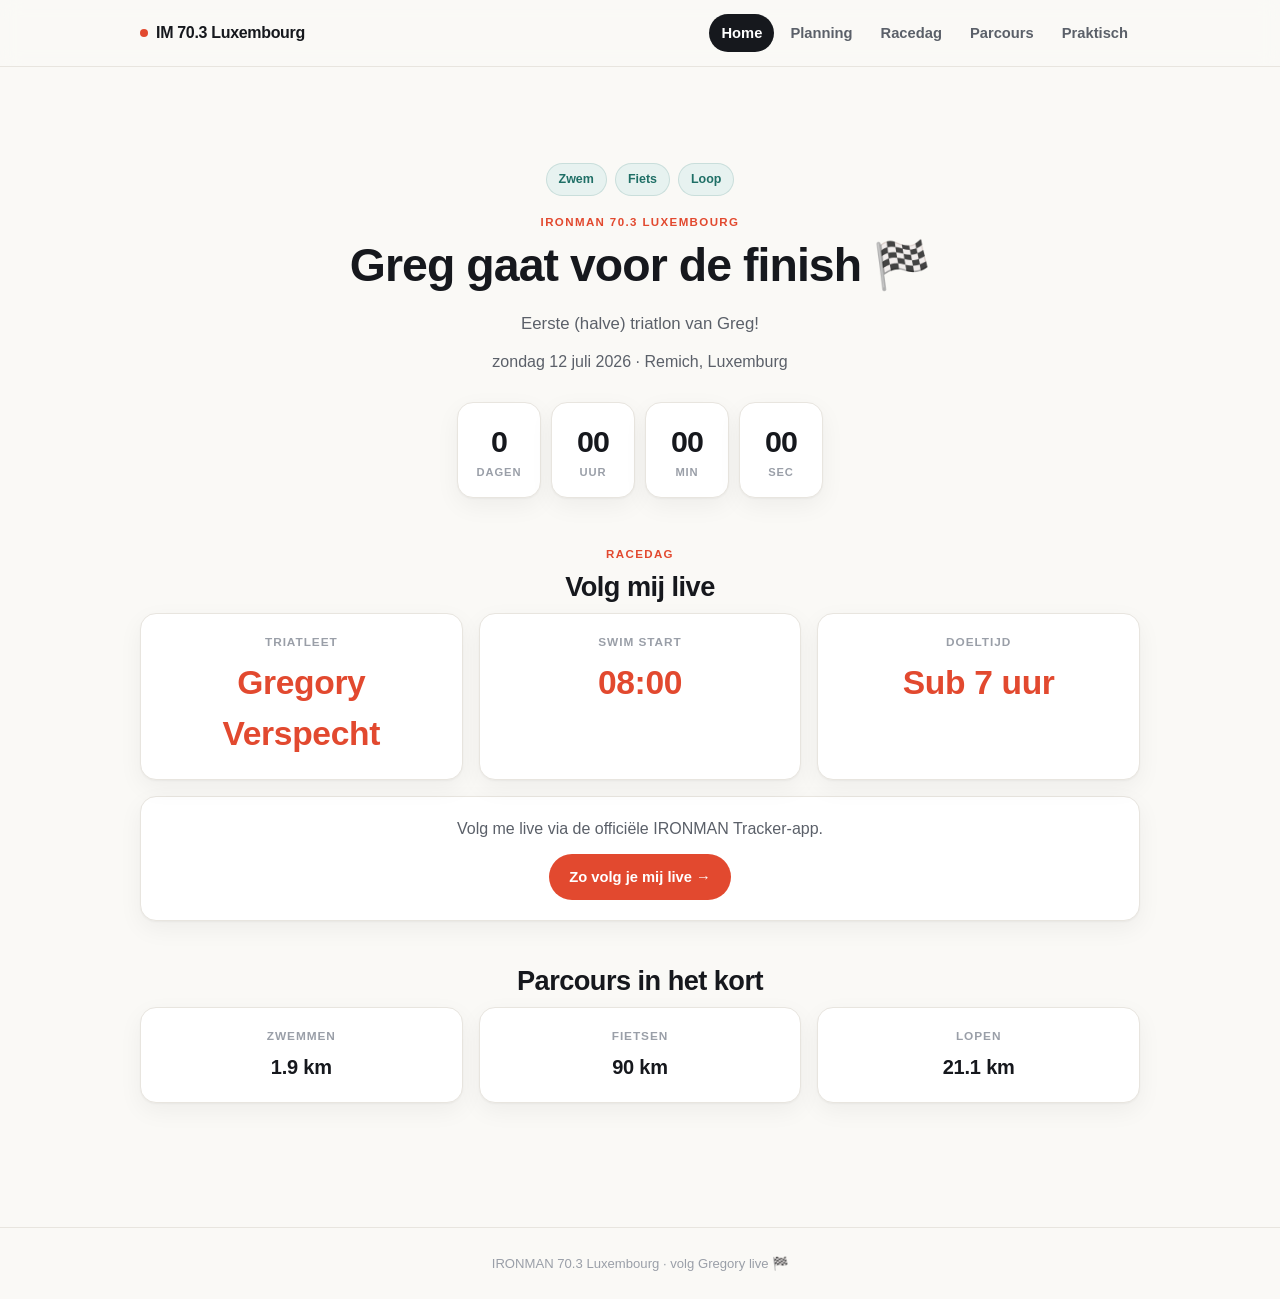
<file: index.html>
<!doctype html>
<html lang="nl">
<head>
<meta charset="utf-8" />
<meta name="viewport" content="width=device-width, initial-scale=1" />
<meta name="robots" content="noindex, nofollow, noarchive, nosnippet" />
<title>IRONMAN 70.3 Luxembourg — vrienden &amp; familie</title>
<link rel="stylesheet" href="assets/style.css?v=6cc9d9d" />
</head>
<body>

<div id="content">
  <nav class="nav">
    <div class="wrap">
      <span class="brand"><span class="dot"></span> IM 70.3 Luxembourg</span>
      <button class="nav-toggle" id="nav-toggle" aria-label="Menu" aria-expanded="false">
        <span></span><span></span><span></span>
      </button>
      <div class="links" id="nav-links">
        <a class="navlink active" href="index.html">Home</a>
        <a class="navlink" href="schedule.html">Planning</a>
        <a class="navlink" href="raceday.html">Racedag</a>
        <a class="navlink" href="course.html">Parcours</a>
        <a class="navlink" href="logistics.html">Praktisch</a>
      </div>
    </div>
  </nav>

  <main>
    <section class="hero">
      <div class="badge-row">
        <span class="badge">Zwem</span>
        <span class="badge">Fiets</span>
        <span class="badge">Loop</span>
      </div>
      <span class="eyebrow" id="race-name">IRONMAN 70.3 Luxembourg</span>
      <h1><span id="athlete-name">Gregory Verspecht</span> gaat voor de finish 🏁</h1>
      <p class="sub" id="race-tagline">Région Moselle — drie landen, één race.</p>
      <p><span id="race-date-full"></span> · <span id="race-location"></span></p>

      <div class="countdown" id="countdown">
        <div class="box"><div class="num" id="cd-d">–</div><div class="lbl">dagen</div></div>
        <div class="box"><div class="num" id="cd-h">–</div><div class="lbl">uur</div></div>
        <div class="box"><div class="num" id="cd-m">–</div><div class="lbl">min</div></div>
        <div class="box"><div class="num" id="cd-s">–</div><div class="lbl">sec</div></div>
      </div>
    </section>

    <section class="section">
      <span class="eyebrow">Racedag</span>
      <h2>Volg mij live</h2>
      <div class="grid cols-3">
        <div class="card"><div class="k">Triatleet</div><div class="v big" id="home-bib">–</div></div>
        <div class="card"><div class="k">Swim start</div><div class="v big" id="home-swim-start">–</div></div>
        <div class="card"><div class="k">Doeltijd</div><div class="v big" id="home-goal">–</div></div>
      </div>
      <div class="card tracker-card" style="margin-top:16px">
        <p id="home-tracker-note"></p>
        <a href="raceday.html" class="btn accent" style="display:inline-block; width:auto">Zo volg je mij live →</a>
      </div>
    </section>

    <section class="section">
      <h2>Parcours in het kort</h2>
      <div class="grid cols-3">
        <div class="card"><div class="k">Zwemmen</div><div class="v" id="d-swim">–</div></div>
        <div class="card"><div class="k">Fietsen</div><div class="v" id="d-bike">–</div></div>
        <div class="card"><div class="k">Lopen</div><div class="v" id="d-run">–</div></div>
      </div>
    </section>


  </main>

  <footer>
    <p>IRONMAN 70.3 Luxembourg · volg Gregory live 🏁</p>
  </footer>
</div>

<script src="assets/config.js?v=6cc9d9d"></script>
<script src="assets/app.js?v=6cc9d9d"></script>
<script>
  renderHome();
</script>
</body>
</html>
</file>
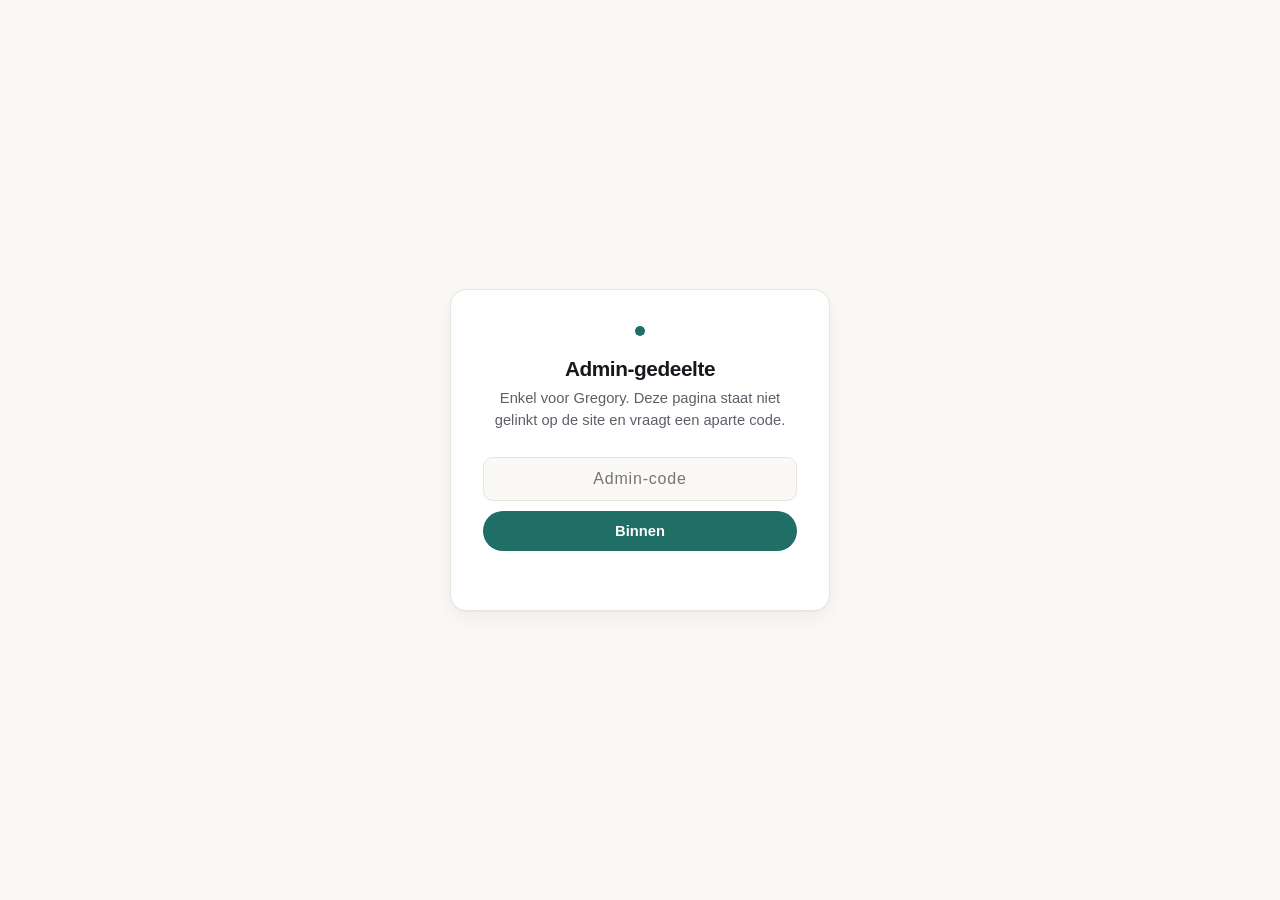
<file: admin.html>
<!doctype html>
<html lang="nl">
<head>
<meta charset="utf-8" />
<meta name="viewport" content="width=device-width, initial-scale=1" />
<meta name="robots" content="noindex, nofollow, noarchive, nosnippet" />
<title>Admin — persoonlijke to-do</title>
<link rel="stylesheet" href="assets/style.css?v=6cc9d9d" />
</head>
<body>

<div id="gate" class="gate">
  <div class="gate-card">
    <span class="dot" style="background:var(--accent-2)"></span>
    <h1>Admin-gedeelte</h1>
    <p>Enkel voor Gregory. Deze pagina staat niet gelinkt op de site en vraagt een aparte code.</p>
    <form id="gate-form">
      <input id="gate-input" type="password" placeholder="Admin-code" autocomplete="off" required />
      <button class="btn" type="submit" style="background:var(--accent-2)">Binnen</button>
      <div id="gate-err" class="err"></div>
    </form>
  </div>
</div>

<div id="content" class="hidden">
  <nav class="nav">
    <div class="wrap">
      <span class="brand"><span class="dot" style="background:var(--accent-2)"></span> Admin — to-do</span>
      <button class="nav-toggle" id="nav-toggle" aria-label="Menu" aria-expanded="false">
        <span></span><span></span><span></span>
      </button>
      <div class="links" id="nav-links">
        <a class="navlink" href="index.html">← Terug naar site</a>
      </div>
    </div>
  </nav>

  <main>
    <section class="section">
      <span class="eyebrow" style="color:var(--accent-2)">Privé — enkel voor jou</span>
      <h1>Mijn to-do lijst</h1>
      <p>Opgeslagen in de browser van dit toestel. Niet zichtbaar voor vrienden, niet gesynchroniseerd tussen toestellen.</p>
    </section>

    <section class="section">
      <form id="todo-add-form" class="todo-add">
        <input id="todo-add-input" type="text" placeholder="Nieuwe taak toevoegen..." />
        <button type="submit">Voeg toe</button>
      </form>
      <ul class="todo-list" id="todo-list"></ul>
    </section>

    <section class="section">
      <span class="eyebrow" style="color:var(--accent-2)">Privé — enkel voor jou</span>
      <h1>Race-strategie</h1>
      <p>Voeding &amp; pacing — Maurten, getest op de brick van 4 juli. Gewoon uitvoeren.</p>
    </section>

    <section class="section">
      <h2>Voeding in één oogopslag</h2>
      <div class="grid cols-4" id="strategy-totals"></div>
      <p id="strategy-target" style="margin-top:14px; font-weight:600"></p>
      <div class="card" style="text-align:left; margin-top:8px">
        <div class="k">Waar zit wat</div>
        <ul class="timeline" style="margin-top:12px" id="strategy-placement"></ul>
      </div>
    </section>

    <section class="section">
      <h2>Voedingsschema</h2>
      <div class="grid cols-2" id="strategy-fuel-phases"></div>
    </section>

    <section class="section">
      <h2>Pacing — traag starten, snel eindigen</h2>
      <div class="grid cols-3" id="strategy-pacing"></div>
      <div class="card" style="margin-top:16px; border-color:var(--accent-2); background:var(--accent-2-soft)">
        <p id="strategy-keytip" style="margin:0; color:var(--ink)"></p>
      </div>
    </section>
  </main>

  <footer>
    <p>Admin-gedeelte · niet geïndexeerd · aparte toegangscode 🔒</p>
    <p class="role-switch"><a href="index.html">Terug naar site</a> · <a href="#" id="logout-admin-link">Log uit (admin)</a></p>
  </footer>
</div>

<script src="assets/config.js?v=6cc9d9d"></script>
<script src="assets/app.js?v=6cc9d9d"></script>
<script src="assets/todo.js?v=6cc9d9d"></script>
<script>
  (function () {
    const STORAGE_KEY = "im703_admin_ok";

    async function sha256(str) {
      const buf = await crypto.subtle.digest("SHA-256", new TextEncoder().encode(str));
      return [...new Uint8Array(buf)].map((b) => b.toString(16).padStart(2, "0")).join("");
    }

    function reveal() {
      document.getElementById("gate").classList.add("hidden");
      document.getElementById("content").classList.remove("hidden");
      renderPage();
    }

    document.getElementById("logout-admin-link").addEventListener("click", function (e) {
      e.preventDefault();
      localStorage.removeItem(STORAGE_KEY);
      location.reload();
    });

    if (localStorage.getItem(STORAGE_KEY) === "1") {
      reveal();
    } else {
      const form = document.getElementById("gate-form");
      const input = document.getElementById("gate-input");
      const err = document.getElementById("gate-err");
      form.addEventListener("submit", async function (e) {
        e.preventDefault();
        const hash = await sha256(input.value.trim());
        if (hash === window.CONFIG.security.adminPassHash) {
          localStorage.setItem(STORAGE_KEY, "1");
          reveal();
        } else {
          err.textContent = "Foute code.";
          input.value = "";
          input.focus();
        }
      });
    }
  })();
</script>
</body>
</html>
</file>
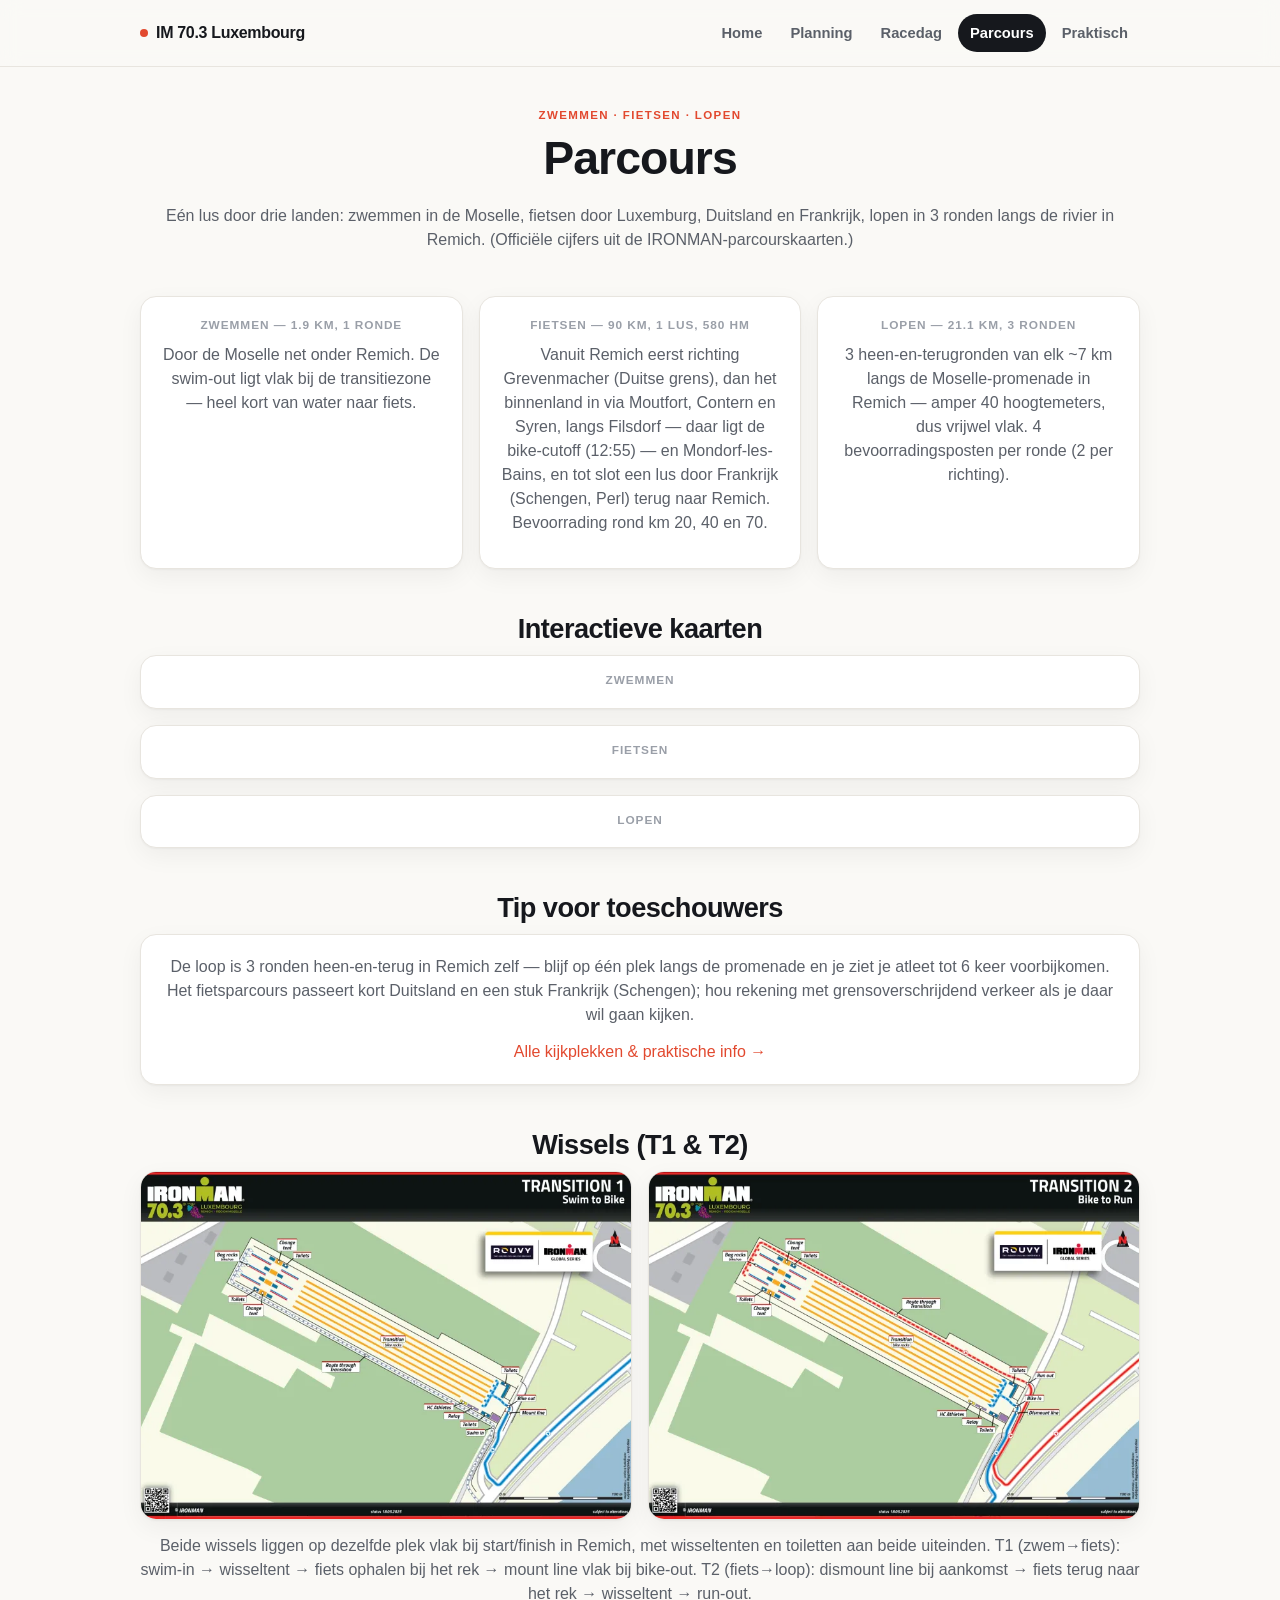
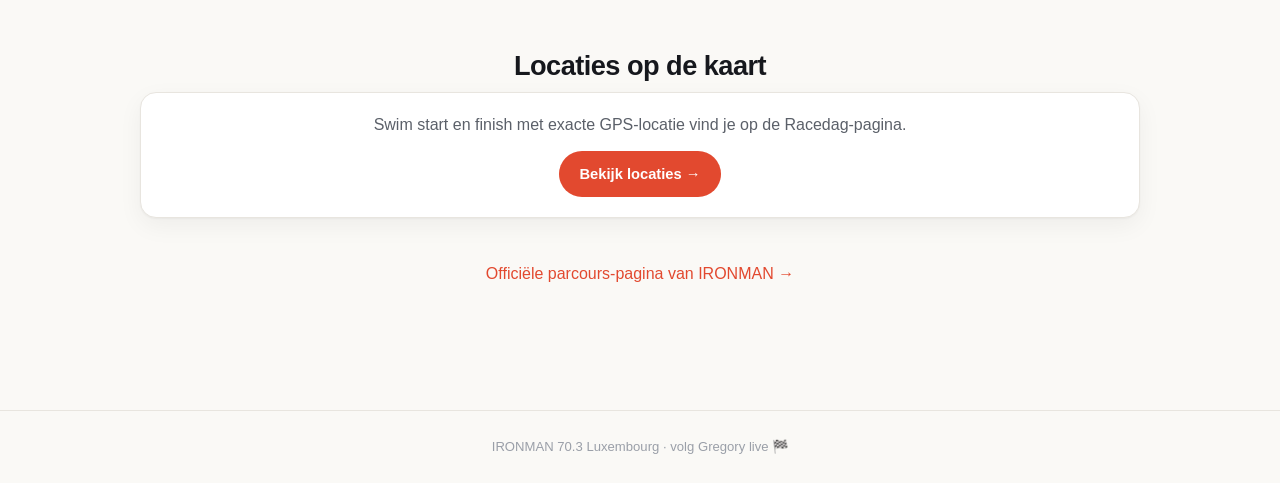
<file: course.html>
<!doctype html>
<html lang="nl">
<head>
<meta charset="utf-8" />
<meta name="viewport" content="width=device-width, initial-scale=1" />
<meta name="robots" content="noindex, nofollow, noarchive, nosnippet" />
<title>Parcours — IRONMAN 70.3 Luxembourg</title>
<link rel="stylesheet" href="assets/style.css?v=6cc9d9d" />
</head>
<body>

<div id="content">
  <nav class="nav">
    <div class="wrap">
      <span class="brand"><span class="dot"></span> IM 70.3 Luxembourg</span>
      <button class="nav-toggle" id="nav-toggle" aria-label="Menu" aria-expanded="false">
        <span></span><span></span><span></span>
      </button>
      <div class="links" id="nav-links">
        <a class="navlink" href="index.html">Home</a>
        <a class="navlink" href="schedule.html">Planning</a>
        <a class="navlink" href="raceday.html">Racedag</a>
        <a class="navlink active" href="course.html">Parcours</a>
        <a class="navlink" href="logistics.html">Praktisch</a>
      </div>
    </div>
  </nav>

  <main>
    <section class="section">
      <span class="eyebrow">Zwemmen · Fietsen · Lopen</span>
      <h1>Parcours</h1>
      <p id="course-intro"></p>
    </section>

    <section class="section">
      <div class="grid cols-3">
        <div class="card">
          <div class="k" id="course-swim-title">–</div>
          <p id="course-swim-text" style="margin-top:8px"></p>
        </div>
        <div class="card">
          <div class="k" id="course-bike-title">–</div>
          <p id="course-bike-text" style="margin-top:8px"></p>
        </div>
        <div class="card">
          <div class="k" id="course-run-title">–</div>
          <p id="course-run-text" style="margin-top:8px"></p>
        </div>
      </div>
    </section>

    <section class="section">
      <h2>Interactieve kaarten</h2>
      <div class="card" style="padding:16px 16px 8px">
        <div class="k" style="margin-bottom:10px">Zwemmen</div>
        <div class="strava-embed-placeholder" data-embed-type="route" data-embed-id="3302232294299231004" data-full-width="true" data-style="standard" data-map-hash="14.2/49.53683/6.36186" data-from-embed="true" data-token="LTbv0qttElX1MX8i472yzq1F6s9ZcKxtQOTleQY5jHw"></div>
      </div>
      <div class="card" style="padding:16px 16px 8px; margin-top:16px">
        <div class="k" style="margin-bottom:10px">Fietsen</div>
        <div class="strava-embed-placeholder" data-embed-type="route" data-embed-id="3302232663965094716" data-full-width="true" data-style="standard" data-map-hash="8.86/49.5571/6.3305" data-from-embed="true" data-token="1aGVLMEGZJbeTTkElIALoz1flQPcsInus-CwQLyXHMw"></div>
      </div>
      <div class="card" style="padding:16px 16px 8px; margin-top:16px">
        <div class="k" style="margin-bottom:10px">Lopen</div>
        <div class="strava-embed-placeholder" data-embed-type="route" data-embed-id="3302233061777875740" data-units="metric" data-full-width="true" data-style="standard" data-map-hash="11.94/49.53308/6.3641" data-from-embed="false" data-token="rittTm2OfdLgVWoGKH8u4YubwX9p1OtGrAwUz4zTHzo"></div>
      </div>
    </section>

    <section class="section">
      <h2>Tip voor toeschouwers</h2>
      <div class="card">
        <p id="course-spectator-tip"></p>
        <p style="margin:0"><a href="logistics.html">Alle kijkplekken &amp; praktische info →</a></p>
      </div>
    </section>

    <section class="section">
      <h2>Wissels (T1 &amp; T2)</h2>
      <div class="grid cols-2">
        <div class="card" style="padding:0; overflow:hidden">
          <img src="assets/img/transition1.webp" alt="Transitie 1 — zwemmen naar fietsen" style="display:block; width:100%; height:auto" />
        </div>
        <div class="card" style="padding:0; overflow:hidden">
          <img src="assets/img/transition2.webp" alt="Transitie 2 — fietsen naar lopen" style="display:block; width:100%; height:auto" />
        </div>
      </div>
      <p id="course-transition-text" style="margin-top:14px"></p>
    </section>

    <section class="section">
      <h2>Locaties op de kaart</h2>
      <div class="card">
        <p style="margin-bottom:14px">Swim start en finish met exacte GPS-locatie vind je op de Racedag-pagina.</p>
        <a href="raceday.html" class="btn accent" style="display:inline-block; width:auto">Bekijk locaties →</a>
      </div>
    </section>

    <section class="section">
      <p><a id="course-official-link" target="_blank" rel="noopener">Officiële parcours-pagina van IRONMAN →</a></p>
    </section>
  </main>

  <footer>
    <p>IRONMAN 70.3 Luxembourg · volg Gregory live 🏁</p>
  </footer>
</div>

<script src="assets/config.js?v=6cc9d9d"></script>
<script src="assets/app.js?v=6cc9d9d"></script>
<script src="https://strava-embeds.com/embed.js"></script>
<script>
  renderCourse();
</script>
</body>
</html>
</file>
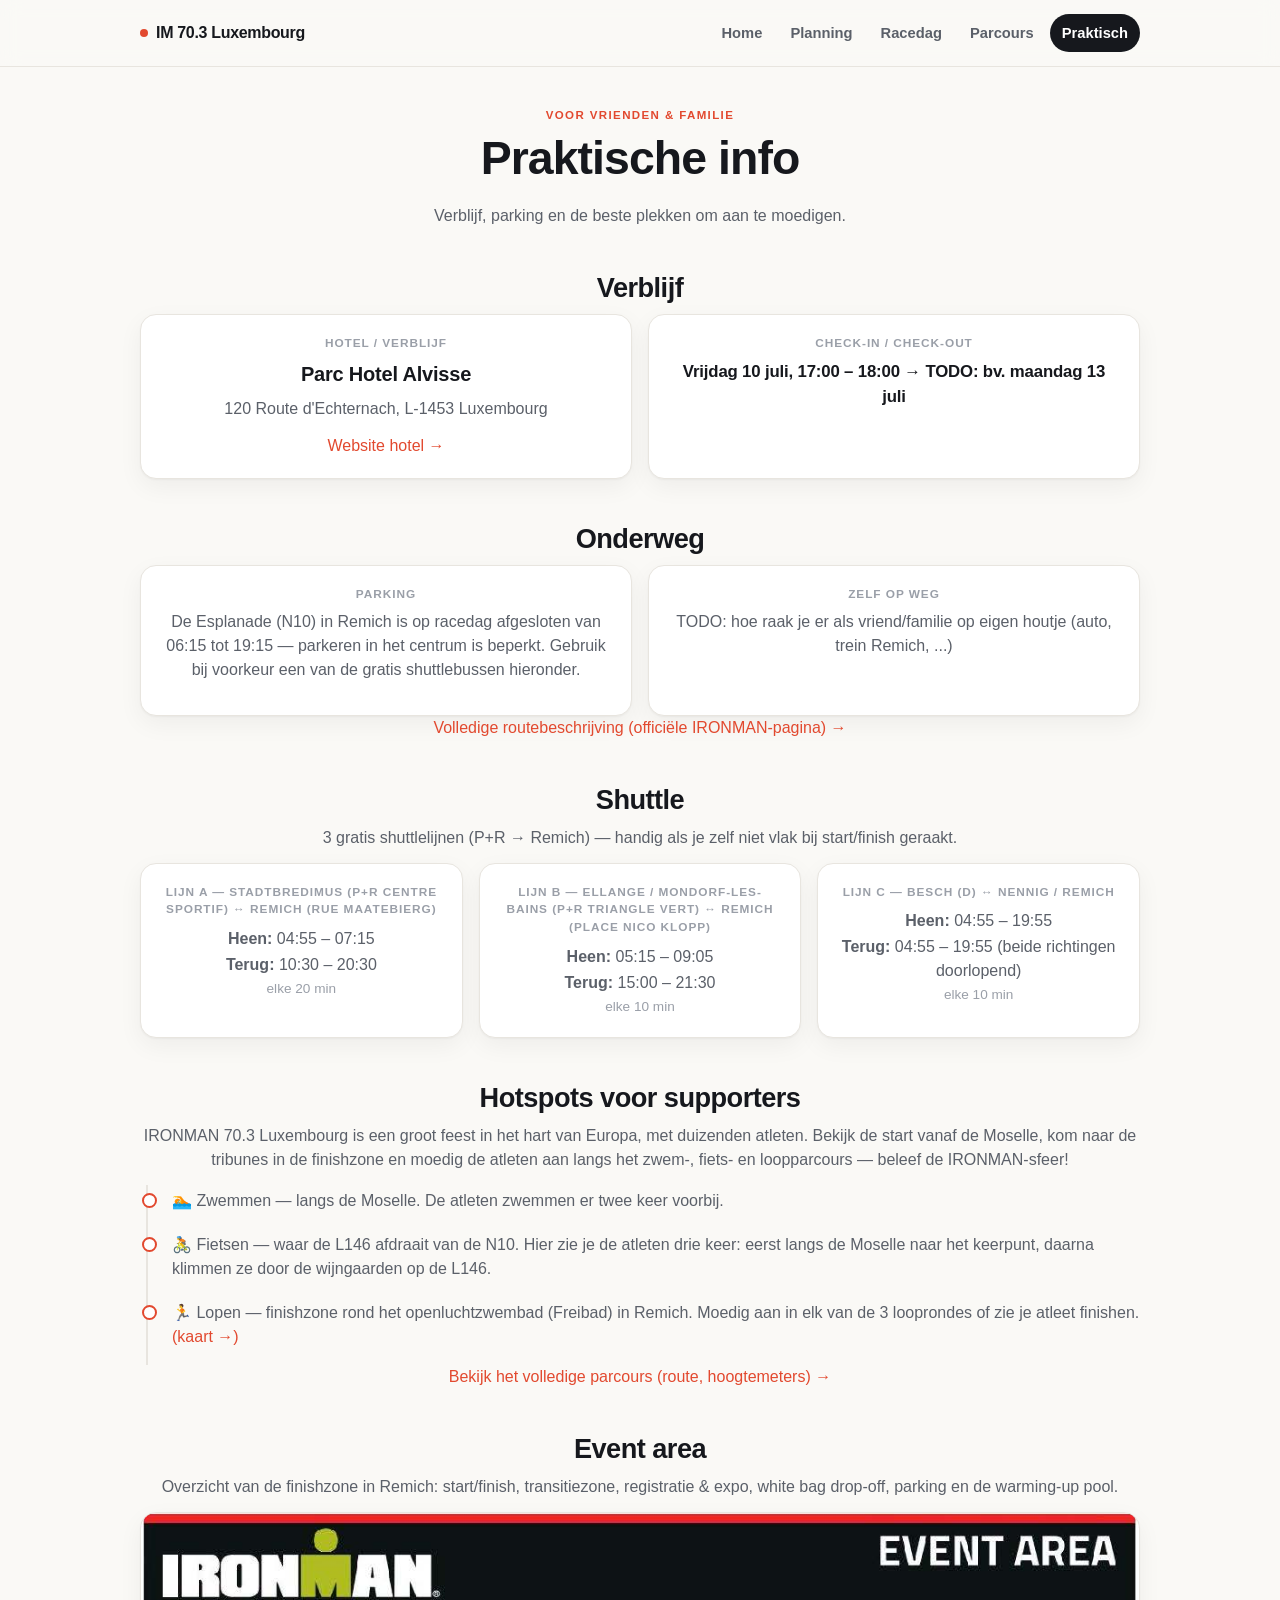
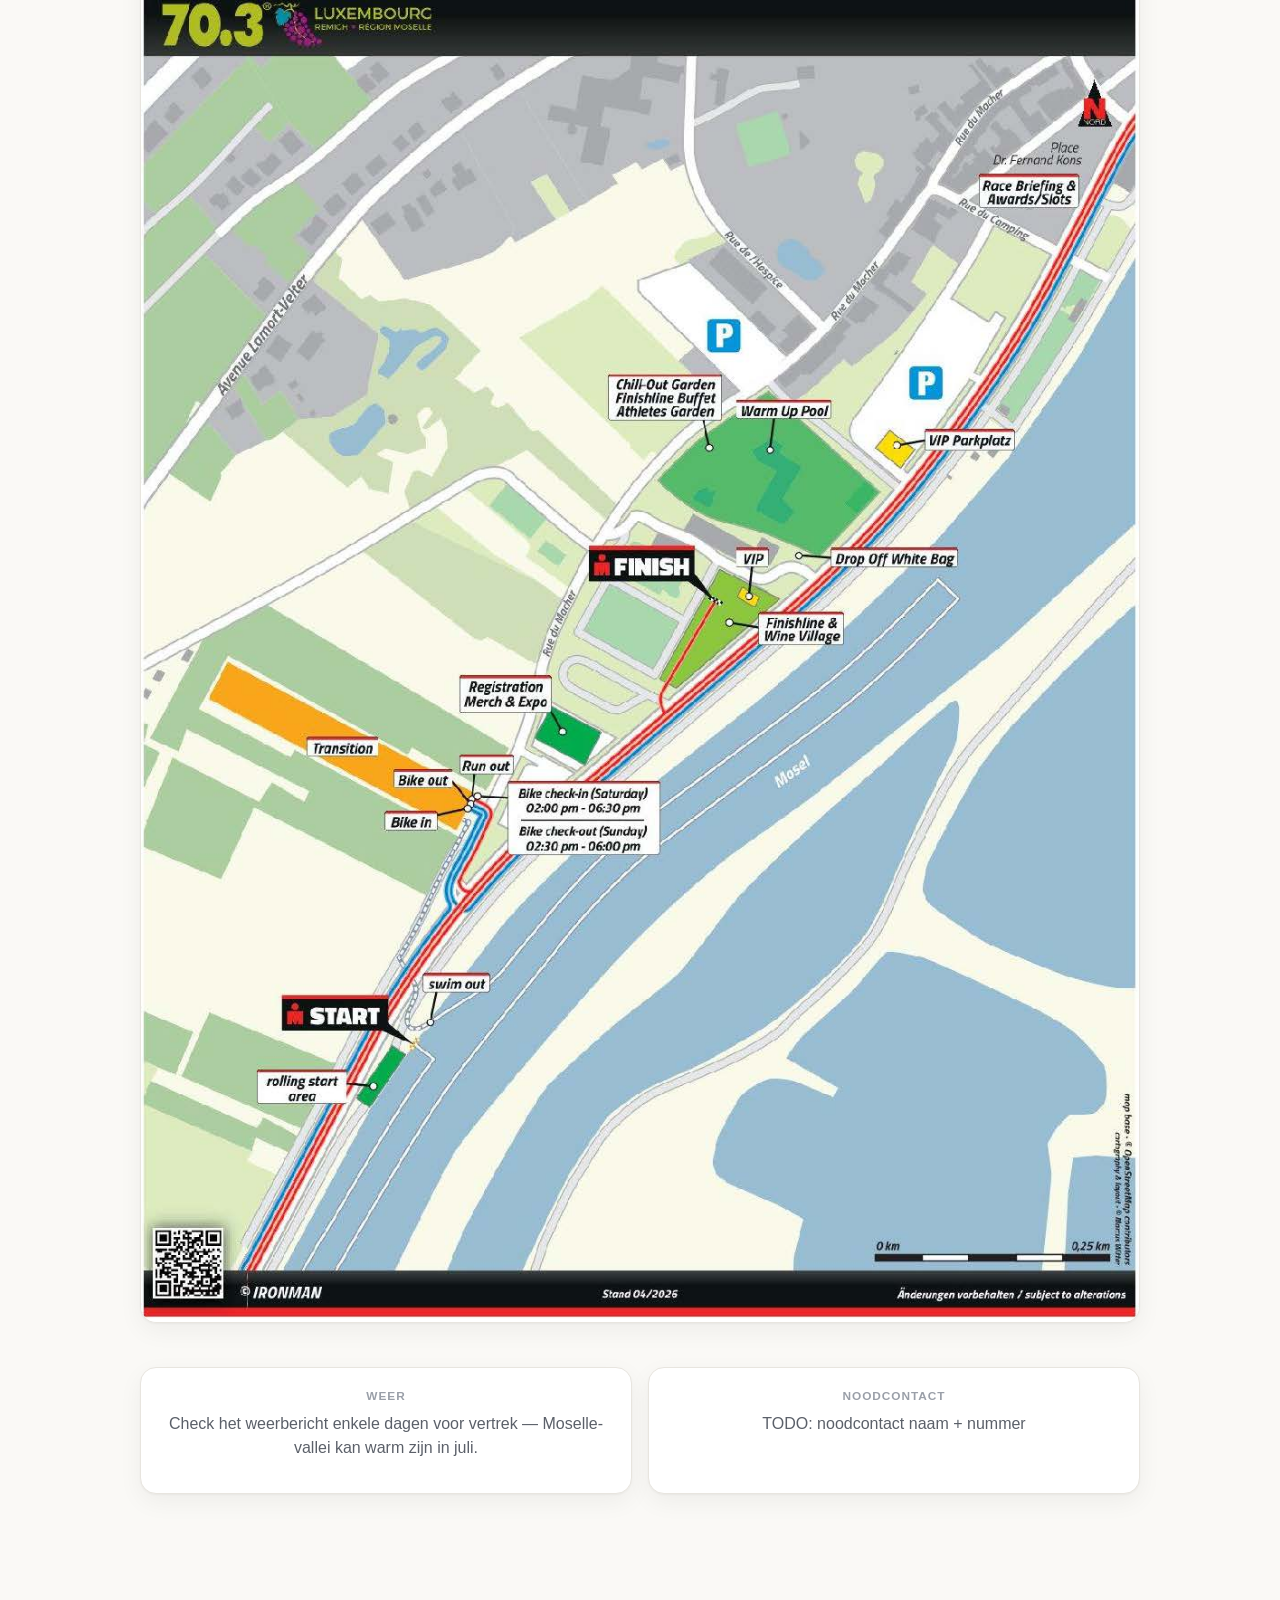
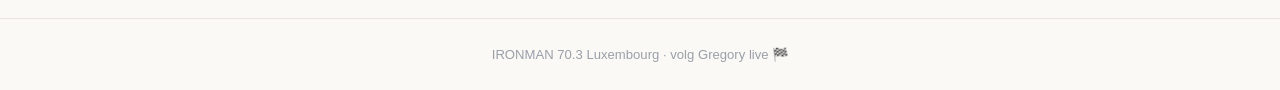
<file: logistics.html>
<!doctype html>
<html lang="nl">
<head>
<meta charset="utf-8" />
<meta name="viewport" content="width=device-width, initial-scale=1" />
<meta name="robots" content="noindex, nofollow, noarchive, nosnippet" />
<title>Praktisch — IRONMAN 70.3 Luxembourg</title>
<link rel="stylesheet" href="assets/style.css?v=6cc9d9d" />
</head>
<body>

<div id="content">
  <nav class="nav">
    <div class="wrap">
      <span class="brand"><span class="dot"></span> IM 70.3 Luxembourg</span>
      <button class="nav-toggle" id="nav-toggle" aria-label="Menu" aria-expanded="false">
        <span></span><span></span><span></span>
      </button>
      <div class="links" id="nav-links">
        <a class="navlink" href="index.html">Home</a>
        <a class="navlink" href="schedule.html">Planning</a>
        <a class="navlink" href="raceday.html">Racedag</a>
        <a class="navlink" href="course.html">Parcours</a>
        <a class="navlink active" href="logistics.html">Praktisch</a>
      </div>
    </div>
  </nav>

  <main>
    <section class="section">
      <span class="eyebrow">Voor vrienden &amp; familie</span>
      <h1>Praktische info</h1>
      <p>Verblijf, parking en de beste plekken om aan te moedigen.</p>
    </section>

    <section class="section">
      <h2>Verblijf</h2>
      <div class="grid cols-2">
        <div class="card"><div class="k">Hotel / verblijf</div><div class="v" id="lg-hotel-name">–</div><p id="lg-hotel-address" style="margin-top:8px"></p><p style="margin:4px 0 0"><a id="lg-hotel-link" target="_blank" rel="noopener">Website hotel →</a></p></div>
        <div class="card"><div class="k">Check-in / check-out</div><div class="v" style="font-size:1.05rem"><span id="lg-checkin"></span> → <span id="lg-checkout"></span></div></div>
      </div>
    </section>

    <section class="section">
      <h2>Onderweg</h2>
      <div class="grid cols-2">
        <div class="card"><div class="k">Parking</div><p id="lg-parking"></p></div>
        <div class="card"><div class="k">Zelf op weg</div><p id="lg-travel"></p></div>
      </div>
      <p><a id="lg-directions-link" target="_blank" rel="noopener">Volledige routebeschrijving (officiële IRONMAN-pagina) →</a></p>
    </section>

    <section class="section">
      <h2>Shuttle</h2>
      <p id="lg-shuttle-intro"></p>
      <div class="grid cols-3" id="lg-shuttle-lines"></div>
    </section>

    <section class="section">
      <h2>Hotspots voor supporters</h2>
      <p id="lg-hotspots-intro"></p>
      <ul class="timeline" id="lg-viewing-list"></ul>
      <p><a href="course.html">Bekijk het volledige parcours (route, hoogtemeters) →</a></p>
    </section>

    <section class="section">
      <h2>Event area</h2>
      <p>Overzicht van de finishzone in Remich: start/finish, transitiezone, registratie &amp; expo, white bag drop-off, parking en de warming-up pool.</p>
      <div class="card" style="padding:0; overflow:hidden">
        <img src="assets/img/event-area.jpg" alt="Event area kaart — IRONMAN 70.3 Luxembourg, Remich" style="display:block; width:100%; height:auto" />
      </div>
    </section>

    <section class="section">
      <div class="grid cols-2">
        <div class="card"><div class="k">Weer</div><p id="lg-weather"></p></div>
        <div class="card"><div class="k">Noodcontact</div><p id="lg-emergency"></p></div>
      </div>
    </section>
  </main>

  <footer>
    <p>IRONMAN 70.3 Luxembourg · volg Gregory live 🏁</p>
  </footer>
</div>

<script src="assets/config.js?v=6cc9d9d"></script>
<script src="assets/app.js?v=6cc9d9d"></script>
<script>
  renderLogistics();
</script>
</body>
</html>
</file>
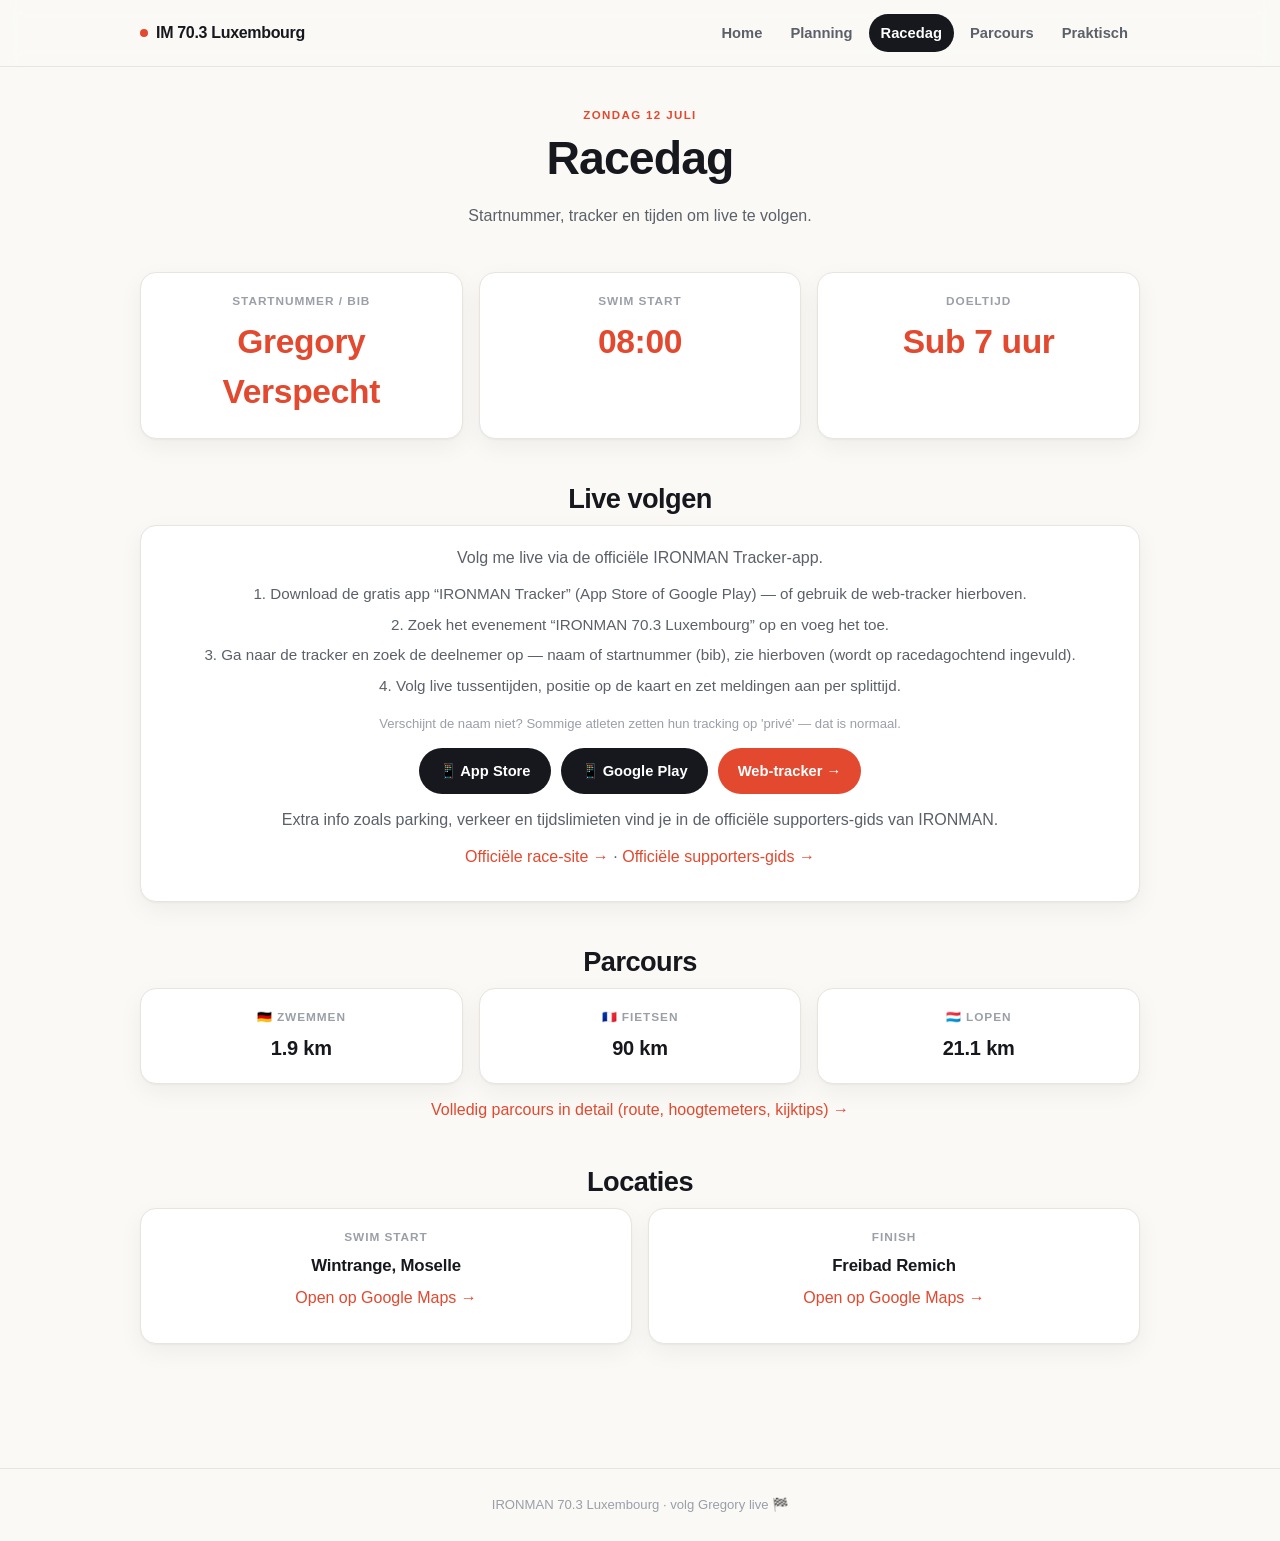
<file: raceday.html>
<!doctype html>
<html lang="nl">
<head>
<meta charset="utf-8" />
<meta name="viewport" content="width=device-width, initial-scale=1" />
<meta name="robots" content="noindex, nofollow, noarchive, nosnippet" />
<title>Racedag — IRONMAN 70.3 Luxembourg</title>
<link rel="stylesheet" href="assets/style.css?v=6cc9d9d" />
</head>
<body>

<div id="content">
  <nav class="nav">
    <div class="wrap">
      <span class="brand"><span class="dot"></span> IM 70.3 Luxembourg</span>
      <button class="nav-toggle" id="nav-toggle" aria-label="Menu" aria-expanded="false">
        <span></span><span></span><span></span>
      </button>
      <div class="links" id="nav-links">
        <a class="navlink" href="index.html">Home</a>
        <a class="navlink" href="schedule.html">Planning</a>
        <a class="navlink active" href="raceday.html">Racedag</a>
        <a class="navlink" href="course.html">Parcours</a>
        <a class="navlink" href="logistics.html">Praktisch</a>
      </div>
    </div>
  </nav>

  <main>
    <section class="section">
      <span class="eyebrow">Zondag 12 juli</span>
      <h1>Racedag</h1>
      <p>Startnummer, tracker en tijden om live te volgen.</p>
    </section>

    <section class="section">
      <div class="grid cols-3">
        <div class="card"><div class="k">Startnummer / bib</div><div class="v big" id="rd-bib">–</div></div>
        <div class="card"><div class="k">Swim start</div><div class="v big" id="rd-swim-start">–</div></div>
        <div class="card"><div class="k">Doeltijd</div><div class="v big" id="rd-goal">–</div></div>
      </div>
    </section>

    <section class="section">
      <h2>Live volgen</h2>
      <div class="card">
        <p id="rd-tracker-note"></p>
        <ol class="tracker-steps" id="rd-tracker-steps"></ol>
        <p id="rd-tracker-hidden-note" class="tracker-hint"></p>
        <div class="btn-row">
          <a id="rd-tracker-appstore" class="btn" target="_blank" rel="noopener">📱 App Store</a>
          <a id="rd-tracker-playstore" class="btn" target="_blank" rel="noopener">📱 Google Play</a>
          <a id="rd-tracker-link" class="btn accent" target="_blank" rel="noopener">Web-tracker →</a>
        </div>
        <p style="margin-top:14px">Extra info zoals parking, verkeer en tijdslimieten vind je in de officiële supporters-gids van IRONMAN.</p>
        <p>
          <a id="rd-official-link" target="_blank" rel="noopener">Officiële race-site →</a>
          · <a href="https://www.ironman.com/races/im703-luxembourg/supporters" target="_blank" rel="noopener">Officiële supporters-gids →</a>
        </p>
      </div>
    </section>

    <section class="section">
      <h2>Parcours</h2>
      <div class="grid cols-3">
        <div class="card"><div class="k">🇩🇪 Zwemmen</div><div class="v" id="rd-swim">–</div></div>
        <div class="card"><div class="k">🇫🇷 Fietsen</div><div class="v" id="rd-bike">–</div></div>
        <div class="card"><div class="k">🇱🇺 Lopen</div><div class="v" id="rd-run">–</div></div>
      </div>
      <p style="margin-top:14px"><a href="course.html">Volledig parcours in detail (route, hoogtemeters, kijktips) →</a></p>
    </section>

    <section class="section">
      <h2>Locaties</h2>
      <div class="grid cols-2">
        <div class="card">
          <div class="k">Swim start</div>
          <div class="v" style="font-size:1.05rem">Wintrange, Moselle</div>
          <p style="margin-top:8px"><a id="rd-swimstart-map" target="_blank" rel="noopener">Open op Google Maps →</a></p>
        </div>
        <div class="card">
          <div class="k">Finish</div>
          <div class="v" style="font-size:1.05rem" id="rd-finish-name">–</div>
          <p style="margin-top:8px"><a id="rd-finish-map" target="_blank" rel="noopener">Open op Google Maps →</a></p>
        </div>
      </div>
    </section>
  </main>

  <footer>
    <p>IRONMAN 70.3 Luxembourg · volg Gregory live 🏁</p>
  </footer>
</div>

<script src="assets/config.js?v=6cc9d9d"></script>
<script src="assets/app.js?v=6cc9d9d"></script>
<script>
  renderRaceday();
</script>
</body>
</html>
</file>
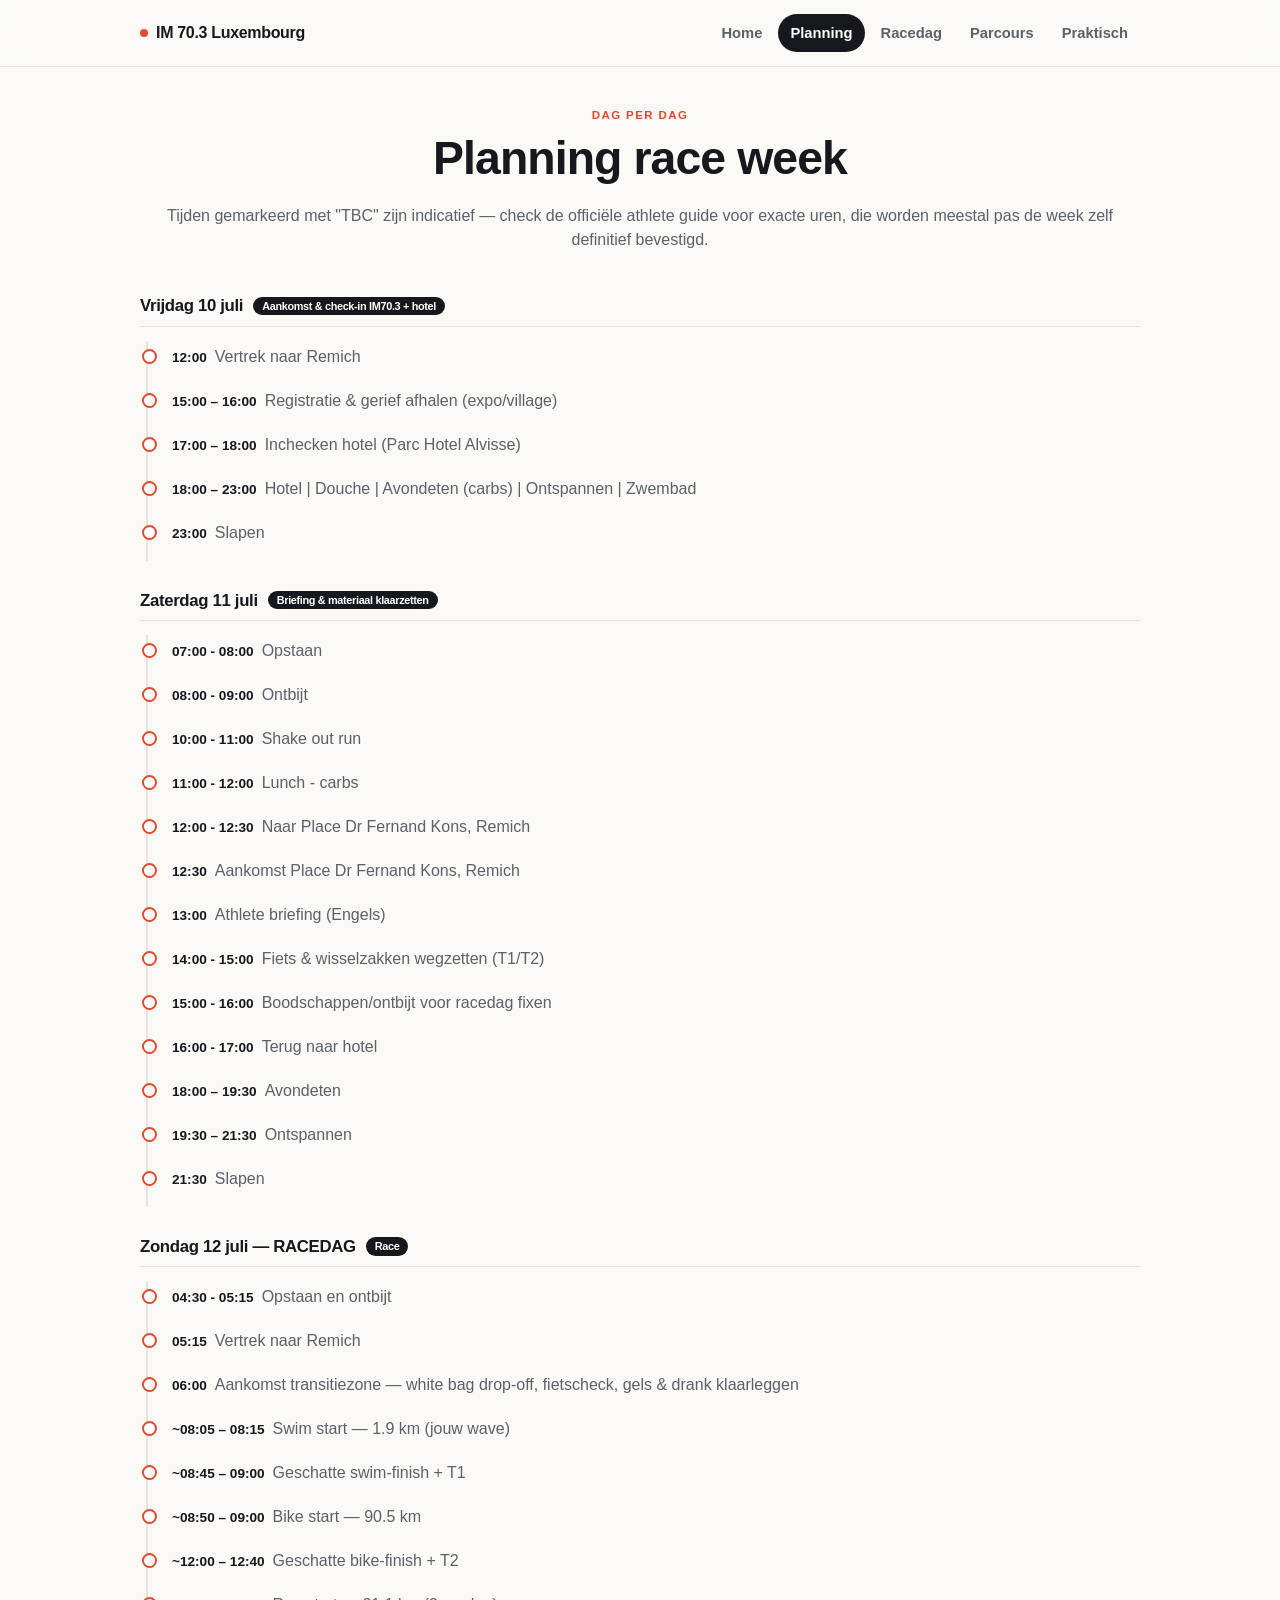
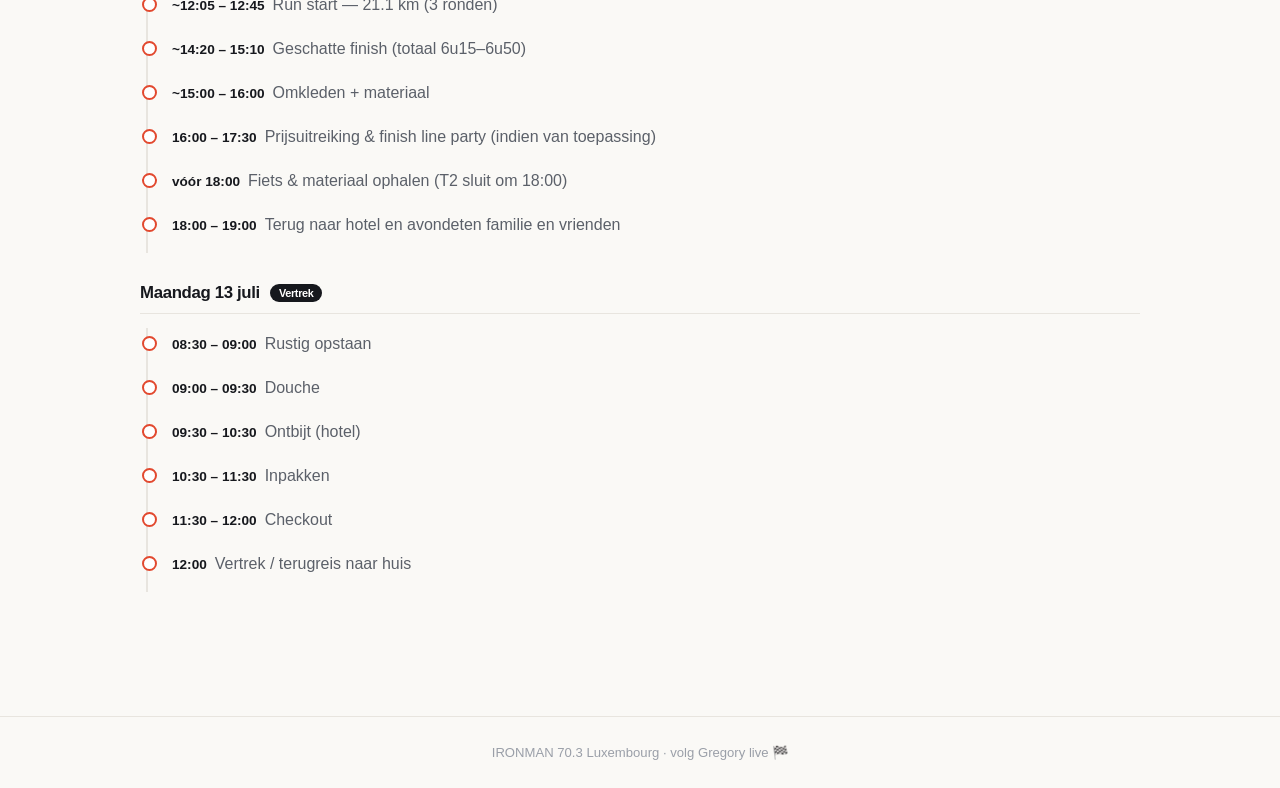
<file: schedule.html>
<!doctype html>
<html lang="nl">
<head>
<meta charset="utf-8" />
<meta name="viewport" content="width=device-width, initial-scale=1" />
<meta name="robots" content="noindex, nofollow, noarchive, nosnippet" />
<title>Planning — IRONMAN 70.3 Luxembourg</title>
<link rel="stylesheet" href="assets/style.css?v=6cc9d9d" />
</head>
<body>

<div id="content">
  <nav class="nav">
    <div class="wrap">
      <span class="brand"><span class="dot"></span> IM 70.3 Luxembourg</span>
      <button class="nav-toggle" id="nav-toggle" aria-label="Menu" aria-expanded="false">
        <span></span><span></span><span></span>
      </button>
      <div class="links" id="nav-links">
        <a class="navlink" href="index.html">Home</a>
        <a class="navlink active" href="schedule.html">Planning</a>
        <a class="navlink" href="raceday.html">Racedag</a>
        <a class="navlink" href="course.html">Parcours</a>
        <a class="navlink" href="logistics.html">Praktisch</a>
      </div>
    </div>
  </nav>

  <main>
    <section class="section">
      <span class="eyebrow">Dag per dag</span>
      <h1>Planning race week</h1>
      <p>Tijden gemarkeerd met "TBC" zijn indicatief — check de officiële athlete guide voor exacte uren, die worden meestal pas de week zelf definitief bevestigd.</p>
    </section>

    <section class="section" id="schedule-wrap">
      <!-- wordt gevuld via app.js -->
    </section>
  </main>

  <footer>
    <p>IRONMAN 70.3 Luxembourg · volg Gregory live 🏁</p>
  </footer>
</div>

<script src="assets/config.js?v=6cc9d9d"></script>
<script src="assets/app.js?v=6cc9d9d"></script>
<script>
  renderSchedule();
</script>
</body>
</html>
</file>
<file: assets/style.css>
/* ================================================================
   IRONMAN 70.3 Luxembourg – site voor vrienden & familie
   Clean, modern, minimalistisch design.
   ================================================================ */

:root{
  --bg: #faf9f6;
  --surface: #ffffff;
  --ink: #16181d;
  --ink-soft: #5b6069;
  --ink-faint: #9a9fa8;
  --line: #e8e5df;
  --accent: #e2492f;      /* coral-rood */
  --accent-ink: #ffffff;
  --accent-2: #1f6f66;    /* diepteal, Moselle-rivier */
  --accent-2-soft: #e7f2f0;
  --accent-soft: #fbe9e5;
  --radius: 16px;
  --radius-sm: 10px;
  --shadow: 0 1px 2px rgba(20,20,20,.04), 0 8px 24px rgba(20,20,20,.05);
  --maxw: 880px;
  font-size: 16px;
}

*{box-sizing:border-box}
html,body{margin:0;padding:0}
body{
  background: var(--bg);
  color: var(--ink);
  font-family: -apple-system, BlinkMacSystemFont, "Segoe UI", Inter, Roboto, Helvetica, Arial, sans-serif;
  line-height: 1.5;
  -webkit-font-smoothing: antialiased;
}
h1,h2,h3{ line-height:1.15; letter-spacing:-0.02em; margin: 0 0 .4em; font-weight:700 }
h1{ font-size: clamp(1.9rem, 4.5vw, 2.9rem) }
h2{ font-size: clamp(1.3rem, 2.6vw, 1.7rem); margin-top: 0 }
h3{ font-size: 1.05rem }
p{ margin: 0 0 .8em; color: var(--ink-soft) }
a{ color: var(--accent); text-decoration:none }
a:hover{ text-decoration:underline }
small{ color: var(--ink-faint) }

.wrap{ max-width: var(--maxw); margin: 0 auto; padding: 0 20px }

/* ---------- Nav ---------- */
.nav{
  position: sticky; top:0; z-index: 40;
  background: rgba(250,249,246,.85);
  backdrop-filter: blur(10px);
  border-bottom: 1px solid var(--line);
}
.nav .wrap{ position:relative; display:flex; align-items:center; justify-content:space-between; padding: 14px 20px; max-width: 1040px }
.nav .brand{ font-weight:800; font-size: 1rem; color: var(--ink); letter-spacing:-0.02em; display:flex; align-items:center; gap:8px; white-space: nowrap }
.nav .brand .dot{ width:8px; height:8px; border-radius:50%; background: var(--accent); display:inline-block; flex-shrink:0 }
.nav .links{ display:flex; gap: 4px; flex-wrap: wrap }
.nav a.navlink{
  color: var(--ink-soft); font-size: .92rem; font-weight:600; padding: 8px 12px; border-radius: 999px;
  display:inline-block;
}
.nav a.navlink:hover{ background: var(--surface); text-decoration:none; color: var(--ink) }
.nav a.navlink.active{ background: var(--ink); color:#fff }

/* ---------- Nav toggle (hamburger, mobile only) ---------- */
.nav-toggle{
  display:none; background:none; border:none; cursor:pointer; padding:8px; margin:-8px;
  flex-direction:column; justify-content:center; align-items:center; gap:4px; width:36px; height:36px; flex-shrink:0;
}
.nav-toggle span{ display:block; width:20px; height:2px; background: var(--ink); border-radius:2px; transition: transform .2s ease, opacity .2s ease }
.nav-toggle[aria-expanded="true"] span:nth-child(1){ transform: translateY(6px) rotate(45deg) }
.nav-toggle[aria-expanded="true"] span:nth-child(2){ opacity:0 }
.nav-toggle[aria-expanded="true"] span:nth-child(3){ transform: translateY(-6px) rotate(-45deg) }

@media (max-width: 640px){
  .nav-toggle{ display:flex }
  .nav .links{
    display:none; position:absolute; left:0; right:0; top:100%;
    flex-direction:column; gap:2px; margin:0; padding: 10px 16px 16px;
    background: var(--bg); border-bottom:1px solid var(--line); box-shadow: var(--shadow);
  }
  .nav .links.open{ display:flex }
  .nav a.navlink{ padding: 13px 14px; font-size: 1rem; border-radius: var(--radius-sm) }
}

/* ---------- Layout sections ---------- */
main{ max-width: 1040px; margin: 0 auto; padding: 40px 20px 80px }
.section{ margin-bottom: 44px; text-align:center }
.eyebrow{
  text-transform: uppercase; letter-spacing: .12em; font-size: .72rem; font-weight:700;
  color: var(--accent); margin-bottom: 8px; display:block;
}

/* ---------- Hero ---------- */
.hero{ padding: 56px 0 20px; text-align:center }
.hero .badge-row{ display:flex; gap:8px; flex-wrap:wrap; margin-bottom: 18px; justify-content:center }
.badge{
  font-size: .78rem; font-weight:700; padding: 6px 12px; border-radius: 999px;
  background: var(--accent-2-soft); color: var(--accent-2); border: 1px solid rgba(31,111,102,.15);
}
.hero .sub{ font-size: 1.05rem; max-width: 60ch; margin-left:auto; margin-right:auto }

/* ---------- Countdown ---------- */
.countdown{ display:flex; gap: 10px; margin: 28px 0; flex-wrap: wrap; justify-content:center }
.countdown .box{
  background: var(--surface); border: 1px solid var(--line); border-radius: var(--radius);
  padding: 16px 18px; min-width: 84px; text-align:center; box-shadow: var(--shadow);
}
.countdown .box .num{ font-size: 1.9rem; font-weight:800; letter-spacing:-0.03em; font-variant-numeric: tabular-nums }
.countdown .box .lbl{ font-size: .7rem; text-transform:uppercase; letter-spacing:.08em; color: var(--ink-faint); font-weight:700 }

/* ---------- Cards / grid ---------- */
.grid{ display:grid; gap: 16px }
.grid.cols-4{ grid-template-columns: repeat(4, 1fr) }
.grid.cols-3{ grid-template-columns: repeat(3, 1fr) }
.grid.cols-2{ grid-template-columns: repeat(2, 1fr) }
@media (max-width: 860px){ .grid.cols-4 { grid-template-columns: repeat(2, 1fr) } }
@media (max-width: 720px){ .grid.cols-4, .grid.cols-3, .grid.cols-2 { grid-template-columns: 1fr } }

.card{
  background: var(--surface); border: 1px solid var(--line); border-radius: var(--radius);
  padding: 20px 22px; box-shadow: var(--shadow); text-align:center;
}
.card .k{ font-size: .74rem; text-transform:uppercase; letter-spacing:.08em; color: var(--ink-faint); font-weight:700; margin-bottom:6px }
.card .v{ font-size: 1.25rem; font-weight:800; letter-spacing:-0.01em }
.card .v.big{ font-size: 2.1rem; color: var(--accent) }
.card .tracker-steps{ list-style-position: inside; padding-left: 0 }

/* ---------- Timeline ---------- */
.day{ margin-bottom: 30px; text-align:left }
.day h3{
  display:flex; align-items:center; gap:10px; padding-bottom: 10px; margin-bottom: 14px;
  border-bottom: 1px solid var(--line);
}
.day h3 .tag{ font-size:.68rem; background: var(--ink); color:#fff; padding:3px 9px; border-radius: 999px; font-weight:700 }
.timeline{ list-style:none; margin:0; padding:0; border-left: 2px solid var(--line); margin-left: 6px; text-align:left }
.timeline li{ position:relative; padding: 4px 0 16px 24px }
.timeline li::before{
  content:""; position:absolute; left:-6.5px; top: 8px; width:11px; height:11px; border-radius:50%;
  background: var(--surface); border: 2px solid var(--accent);
}
.timeline .time{ font-weight:800; font-size:.85rem; color: var(--ink); margin-right:8px; font-variant-numeric: tabular-nums }
.timeline .desc{ color: var(--ink-soft) }

/* ---------- Forms / gate ---------- */
.gate{
  position: fixed; inset:0; z-index: 100; background: var(--bg);
  display:flex; align-items:center; justify-content:center; padding: 20px;
}
.gate-card{
  background: var(--surface); border:1px solid var(--line); border-radius: var(--radius);
  box-shadow: var(--shadow); padding: 36px 32px; max-width: 380px; width:100%; text-align:center;
}
.gate-card .dot{ width:10px; height:10px; border-radius:50%; background: var(--accent); display:inline-block; margin-bottom: 14px }
.gate-card h1{ font-size: 1.3rem; margin-bottom: 6px }
.gate-card p{ font-size: .92rem }
.gate-card input[type=password], .gate-card input[type=text]{
  width:100%; padding: 12px 14px; border-radius: var(--radius-sm); border: 1px solid var(--line);
  font-size: 1rem; margin: 14px 0 10px; background: var(--bg); text-align:center; letter-spacing: .05em;
}
.gate-card input:focus{ outline: 2px solid var(--accent); outline-offset:1px }
.btn{
  display:inline-block; background: var(--ink); color:#fff; border:none; padding: 12px 20px;
  border-radius: 999px; font-weight:700; font-size: .92rem; cursor:pointer; width:100%;
}
.btn:hover{ opacity:.9 }
.btn.accent{ background: var(--accent) }
.err{ color: var(--accent); font-size: .82rem; min-height: 1.2em; margin-top: 8px }

/* ---------- Tracker uitleg ---------- */
.tracker-steps{ margin: 4px 0 16px; padding-left: 20px; color: var(--ink-soft) }
.tracker-steps li{ margin-bottom: 8px; font-size: .95rem }
.tracker-hint{ font-size: .82rem; color: var(--ink-faint); margin-bottom: 14px }
.btn-row{ display:flex; gap:10px; flex-wrap:wrap; justify-content:center }
.btn-row .btn{ width:auto; display:inline-block }

/* ---------- To-do (admin) ---------- */
.todo-add{ display:flex; gap:8px; margin-bottom: 18px; text-align:left }
.todo-add input{ flex:1; padding: 11px 14px; border-radius: var(--radius-sm); border: 1px solid var(--line); font-size:.95rem }
.todo-add button{ background: var(--accent-2); color:#fff; border:none; border-radius: var(--radius-sm); padding: 0 18px; font-weight:700; cursor:pointer }
ul.todo-list{ list-style:none; margin:0; padding:0; display:flex; flex-direction:column; gap:8px; text-align:left }
ul.todo-list li{
  display:flex; align-items:center; gap:12px; background: var(--surface); border:1px solid var(--line);
  border-radius: var(--radius-sm); padding: 12px 14px;
}
ul.todo-list li.done .txt{ text-decoration: line-through; color: var(--ink-faint) }
ul.todo-list li .txt{ flex:1; font-size:.95rem }
ul.todo-list li .del{ color: var(--ink-faint); cursor:pointer; font-size: 1.1rem; border:none; background:none }
ul.todo-list li .del:hover{ color: var(--accent) }
ul.todo-list li input[type=checkbox]{ width:18px; height:18px; accent-color: var(--accent-2) }

/* ---------- Strava embeds ---------- */
.strava-embed-placeholder{ max-width:100%; overflow-x:auto }
.strava-embed-placeholder iframe{ max-width:100% }

/* ---------- Footer ---------- */
footer{ border-top: 1px solid var(--line); padding: 26px 20px; text-align:center }
footer p{ font-size: .82rem; color: var(--ink-faint); margin:0 }
footer .role-switch{ margin-top: 10px; font-size: .78rem }
footer .role-switch a{ color: var(--ink-faint) }
footer .role-switch a:hover{ color: var(--ink) }

.hidden{ display:none !important }
</file>
